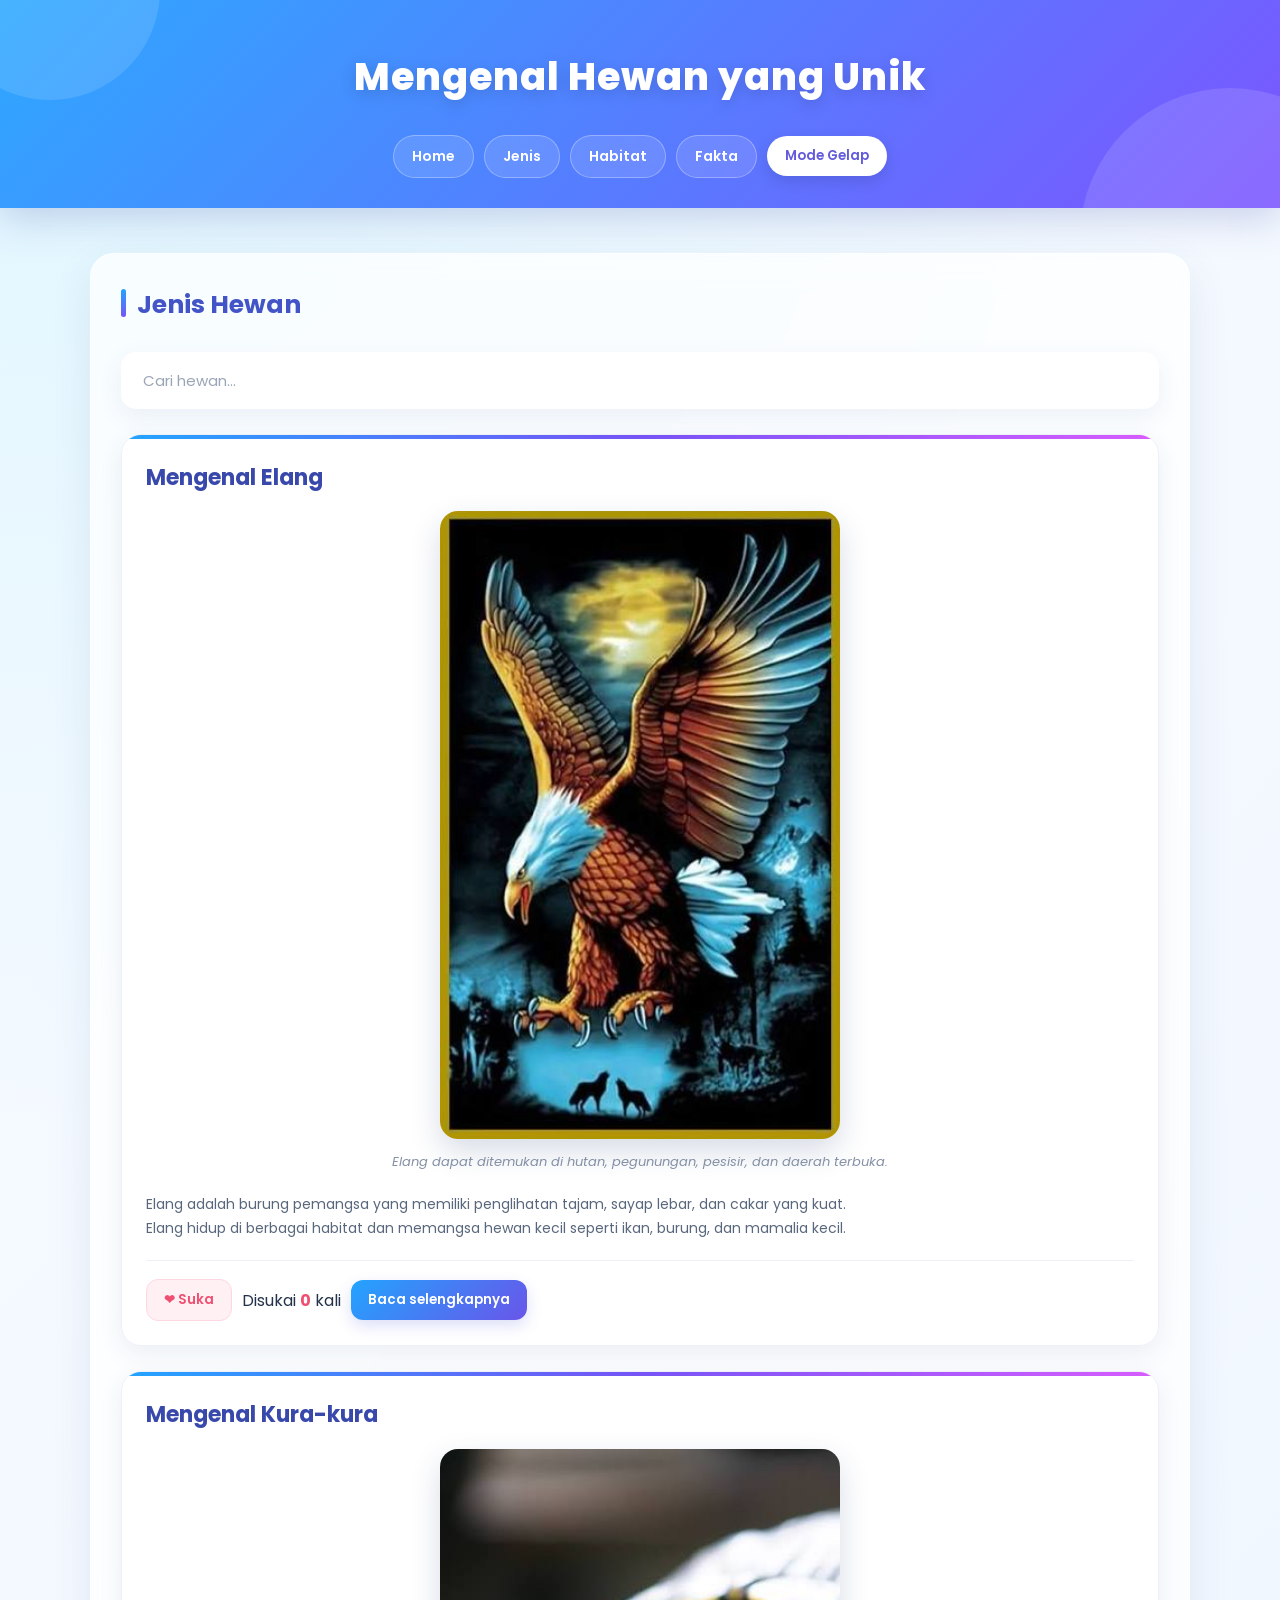
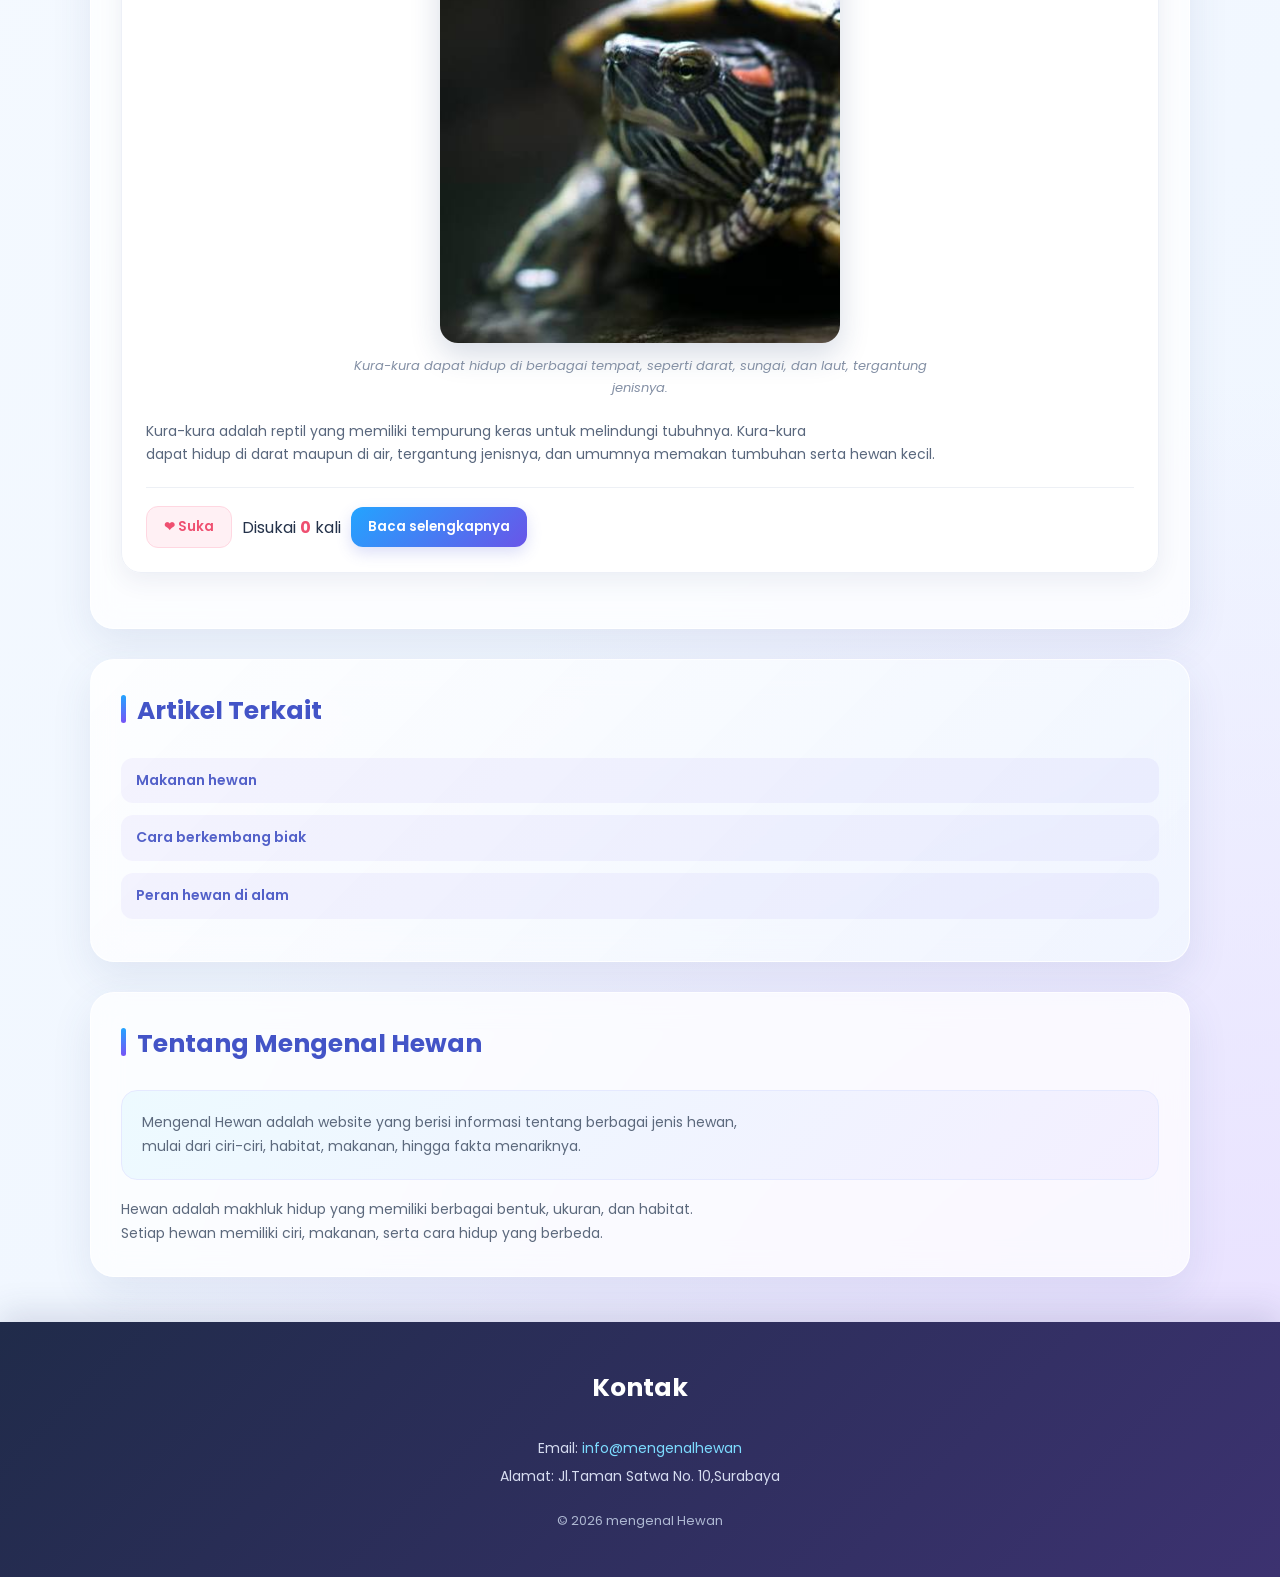
<file: index.html>
<!doctype html>
<html lang="en">
  <head>
    <meta charset="UTF-8" />
    <meta name="viewport" content="width=device-width, initial-scale=1.0" />
    <title>Mengenal Hewan</title>

    <link rel="stylesheet" href="style.css" />

    <!-- TAMBAHAN JS: menyambungkan file script.js. "defer" = tunggu HTML selesai dimuat dulu -->
   <script src="script.js" defer></script>
    <style>
      h1 {
        font-size: 20px;
        background-color: turquoise;
      }
    </style>
  </head>
  <body>
    <!--Header-->
    <header id="judul">
      <h1>Mengenal Hewan</h1>

      <!--Navigasi-->
      <nav id="navigasi">
        <a href="#">Home</a>
        <a href="jenis.html">Jenis</a>
        <a href="habitat.html">Habitat</a>
        <a href="fakta.html">Fakta</a>
        <!-- TAMBAHAN JS: tombol mode gelap -->
        <button id="tombol-gelap">Mode Gelap</button>
      </nav>
    </header>

    <!--Konten Utama-->
    <main>
      <!--Section-->
      <section id="jenis">
        <h2>Jenis Hewan</h2>

        <!-- TAMBAHAN JS (Tantangan 2, opsional): kotak cari hewan -->
        <input type="text" id="cari" placeholder="Cari hewan..." />

        <!--article 1-->
        <article>
          <h3>Mengenal Elang</h3>
          <figure>
            <img src="images.jpg" alt="" width="400" height="225" />
            <figcaption>
              Elang dapat ditemukan di hutan, pegunungan, pesisir, dan daerah
              terbuka.
            </figcaption>
          </figure>

          <p>
            Elang adalah burung pemangsa yang memiliki penglihatan tajam, sayap
            lebar, dan cakar yang kuat. <br />
            Elang hidup di berbagai habitat dan memangsa hewan kecil seperti
            ikan, burung, dan mamalia kecil.
          </p>

          <!-- TAMBAHAN JS: teks tambahan (disembunyikan dulu lewat class "sembunyi") -->
          <p class="selengkapnya sembunyi 1">
            Elang membuat sarang di pohon tinggi atau tebing. Beberapa jenis
            elang di Indonesia, seperti Elang Jawa, termasuk satwa yang
            dilindungi.
          </p>

          <!-- TAMBAHAN JS: tombol Suka dan Baca selengkapnya -->
          <div class="aksi 1">
            <button class="btn-suka 1">❤ Suka</button>
            <span>Disukai <strong class="jumlah-suka">0</strong> kali</span>
            <button class="btn-baca">Baca selengkapnya</button>
          </div>
        </article>

        <!--article 2-->
        <article>
          <h3>Mengenal Kura-kura</h3>
          <figure>
            <img src="images (1).jpg" alt="" width="400" height="200" />
            <figcaption>
              Kura-kura dapat hidup di berbagai tempat, seperti darat, sungai,
              dan laut, tergantung jenisnya.
            </figcaption>
          </figure>
          <p>
            Kura-kura adalah reptil yang memiliki tempurung keras untuk
            melindungi tubuhnya. Kura-kura <br />
            dapat hidup di darat maupun di air, tergantung jenisnya, dan umumnya
            memakan tumbuhan serta hewan kecil.
          </p>

          <!-- TAMBAHAN JS: teks tambahan (disembunyikan dulu lewat class "sembunyi") -->
          <p class="selengkapnya sembunyi">
            Tempurung kura-kura menyatu dengan tulang punggung dan tulang
            rusuknya, sehingga kura-kura tidak bisa keluar dari tempurungnya.
            Beberapa jenis dapat hidup lebih dari 50 tahun.
          </p>

          <!-- TAMBAHAN JS: tombol Suka dan Baca selengkapnya -->
          <div class="aksi">
            <button class="btn-suka">❤ Suka</button>
            <span>Disukai <strong class="jumlah-suka">0</strong> kali</span>
            <button class="btn-baca">Baca selengkapnya</button>
          </div>
        </article>
      </section>

      <!--Aside/Sidebar-->
      <aside>
        <h2>Artikel Terkait</h2>
        <ul>
          <li><a href="#">Makanan hewan</a></li>
          <li><a href="#">Cara berkembang biak</a></li>
          <li><a href="#">Peran hewan di alam</a></li>
        </ul>
      </aside>

      <!--Section Tentang-->
      <section id="Tentang">
        <h2>Tentang Mengenal Hewan</h2>

        <div class="wrapper">
          <p>
            Mengenal Hewan adalah website yang berisi informasi tentang berbagai
            jenis hewan, <br />
            mulai dari ciri-ciri, habitat, makanan, hingga fakta menariknya.
          </p>
        </div>
        <p>
          Hewan adalah makhluk hidup yang memiliki berbagai bentuk, ukuran, dan
          habitat. <br />
          Setiap hewan memiliki ciri, makanan, serta cara hidup yang berbeda.
        </p>
      </section>
    </main>
    <!--Footer-->
    <footer id="kontak">
      <h2>Kontak</h2>

      <address class="alamat">
        Email:
        <a href="mailto:info@mengenalhewan">info@mengenalhewan</a>
        <br />

        Alamat: Jl.Taman Satwa No. 10,Surabaya
      </address>

      <p>&copy; 2026 mengenal Hewan</p>
    </footer>
  </body>
</html>
</file>
<file: style.css>
/* =========================================
   MENGENAL HEWAN - AESTHETIC CSS
========================================= */

@import url('https://fonts.googleapis.com/css2?family=Poppins:wght@300;400;500;600;700;800&display=swap');

/* ---------- RESET ---------- */
* {
  margin: 0;
  padding: 0;
  box-sizing: border-box;
}

html {
  scroll-behavior: smooth;
}

body {
  font-family: "Poppins", sans-serif;
  color: #24324a;
  background:
    radial-gradient(circle at top left, #dff6ff 0%, transparent 35%),
    radial-gradient(circle at bottom right, #e8ddff 0%, transparent 35%),
    linear-gradient(135deg, #f7fbff, #eef5ff);
  min-height: 100vh;
  line-height: 1.7;
  transition: background 0.4s, color 0.4s;
}


/* =========================================
   HEADER
========================================= */

#judul {
  position: relative;
  overflow: hidden;
  text-align: center;
  padding: 45px 20px 30px;
  color: white;

  background:
    linear-gradient(
      135deg,
      rgba(35, 164, 255, 0.95),
      rgba(117, 76, 255, 0.95)
    );

  box-shadow: 0 10px 35px rgba(72, 91, 170, 0.25);
}

/* dekorasi lingkaran */
#judul::before,
#judul::after {
  content: "";
  position: absolute;
  border-radius: 50%;
  background: rgba(255, 255, 255, 0.12);
}

#judul::before {
  width: 220px;
  height: 220px;
  top: -120px;
  left: -60px;
}

#judul::after {
  width: 300px;
  height: 300px;
  right: -100px;
  bottom: -180px;
}

#judul h1 {
  position: relative;
  z-index: 2;

  font-size: 38px;
  font-weight: 800;
  letter-spacing: 1px;

  margin-bottom: 25px;

  background: transparent;
  text-shadow: 0 4px 15px rgba(0, 0, 0, 0.15);
}


/* =========================================
   NAVIGASI
========================================= */

#navigasi {
  position: relative;
  z-index: 3;

  display: flex;
  justify-content: center;
  align-items: center;
  flex-wrap: wrap;
  gap: 10px;
}

#navigasi a {
  color: white;
  text-decoration: none;

  padding: 9px 18px;

  border: 1px solid rgba(255, 255, 255, 0.3);
  border-radius: 50px;

  background: rgba(255, 255, 255, 0.12);
  backdrop-filter: blur(10px);

  font-size: 14px;
  font-weight: 600;

  transition: all 0.3s ease;
}

#navigasi a:hover {
  background: white;
  color: #6955e8;
  transform: translateY(-3px);
  box-shadow: 0 8px 20px rgba(0, 0, 0, 0.15);
}


/* =========================================
   TOMBOL MODE GELAP
========================================= */

#tombol-gelap {
  border: none;
  cursor: pointer;

  padding: 10px 18px;

  border-radius: 50px;

  background: white;
  color: #635bdb;

  font-family: inherit;
  font-weight: 600;

  box-shadow: 0 5px 15px rgba(0, 0, 0, 0.12);

  transition: all 0.3s ease;
}

#tombol-gelap:hover {
  transform: translateY(-3px) scale(1.03);
  box-shadow: 0 10px 25px rgba(0, 0, 0, 0.18);
}


/* =========================================
   MAIN
========================================= */

main {
  width: min(1100px, 92%);
  margin: 45px auto;
}


/* =========================================
   SECTION & ASIDE
========================================= */

section,
aside {
  margin-bottom: 30px;
  padding: 30px;

  border: 1px solid rgba(255, 255, 255, 0.8);
  border-radius: 24px;

  background: rgba(255, 255, 255, 0.72);
  backdrop-filter: blur(15px);

  box-shadow:
    0 15px 40px rgba(54, 83, 140, 0.10);

  transition: all 0.3s ease;
}

section:hover,
aside:hover {
  box-shadow:
    0 20px 50px rgba(54, 83, 140, 0.15);
}


/* =========================================
   JUDUL
========================================= */

h2 {
  position: relative;

  color: #4354c7;
  font-size: 25px;
  font-weight: 700;

  margin-bottom: 25px;
  padding-left: 16px;
}

h2::before {
  content: "";

  position: absolute;
  left: 0;
  top: 5px;

  width: 5px;
  height: 28px;

  border-radius: 10px;

  background: linear-gradient(
    #23a4ff,
    #7654f6
  );
}

h3 {
  color: #3949ab;
  font-size: 22px;
  font-weight: 700;

  margin-bottom: 15px;
}


/* =========================================
   SEARCH
========================================= */

#cari {
  width: 100%;

  padding: 15px 20px;
  margin-bottom: 25px;

  border: 2px solid transparent;
  border-radius: 15px;

  outline: none;

  background: white;

  color: #24324a;
  font-family: inherit;
  font-size: 15px;

  box-shadow:
    0 8px 25px rgba(68, 87, 150, 0.08);

  transition: all 0.3s ease;
}

#cari::placeholder {
  color: #9aa5b5;
}

#cari:focus {
  border-color: #6b63e8;

  box-shadow:
    0 8px 30px rgba(103, 88, 230, 0.18);
}


/* =========================================
   ARTICLE CARD
========================================= */

article {
  position: relative;

  padding: 24px;
  margin-bottom: 25px;

  border-radius: 20px;

  background: rgba(255, 255, 255, 0.9);

  border: 1px solid #edf0f7;

  box-shadow:
    0 8px 25px rgba(49, 68, 115, 0.08);

  overflow: hidden;

  transition: all 0.35s ease;
}

article::before {
  content: "";

  position: absolute;

  left: 0;
  top: 0;

  width: 100%;
  height: 4px;

  background:
    linear-gradient(
      90deg,
      #23a4ff,
      #7654f6,
      #d85cff
    );
}

article:hover {
  transform: translateY(-7px);

  box-shadow:
    0 18px 40px rgba(49, 68, 115, 0.15);
}


/* =========================================
   GAMBAR
========================================= */

figure {
  margin-bottom: 20px;
}

figure img {
  display: block;

  width: 100%;
  max-width: 400px;
  height: auto;

  margin: auto;

  object-fit: cover;

  border-radius: 18px;

  box-shadow:
    0 12px 30px rgba(35, 61, 110, 0.18);

  transition: all 0.4s ease;
}

figure img:hover {
  transform: scale(1.025);

  box-shadow:
    0 18px 40px rgba(35, 61, 110, 0.25);
}

figcaption {
  max-width: 600px;

  margin: 12px auto 0;

  text-align: center;

  color: #8490a5;

  font-size: 13px;
  font-style: italic;
}


/* =========================================
   PARAGRAPH
========================================= */

article p {
  color: #59677d;
  font-size: 14px;
  margin-bottom: 15px;
}


/* =========================================
   AKSI
========================================= */

.aksi {
  display: flex;
  align-items: center;
  flex-wrap: wrap;
  gap: 10px;

  margin-top: 20px;
  padding-top: 18px;

  border-top: 1px solid #edf0f5;
}

.aksi button {
  border: none;
  cursor: pointer;

  padding: 10px 17px;

  border-radius: 12px;

  font-family: inherit;
  font-weight: 600;

  transition: all 0.3s ease;
}


/* Tombol suka */

.btn-suka {
  color: #ef4f70;

  background: #fff0f4;

  border: 1px solid #ffd7e1 !important;
}

.btn-suka:hover {
  color: white;

  background: #ef4f70;

  transform: translateY(-3px);

  box-shadow:
    0 8px 18px rgba(239, 79, 112, 0.25);
}


/* Tombol baca */

.btn-baca {
  color: white;

  background:
    linear-gradient(
      135deg,
      #23a4ff,
      #6955e8
    );

  box-shadow:
    0 6px 15px rgba(78, 93, 220, 0.2);
}

.btn-baca:hover {
  transform: translateY(-3px);

  box-shadow:
    0 10px 25px rgba(78, 93, 220, 0.3);
}

.jumlah-suka {
  color: #ef4f70;
}


/* =========================================
   BACA SELENGKAPNYA
========================================= */

.sembunyi {
  display: none;
}

.selengkapnya {
  padding: 15px 18px;

  border-radius: 14px;

  color: #536078;

  background:
    linear-gradient(
      135deg,
      #eef9ff,
      #f3efff
    );

  border-left: 4px solid #6955e8;
}


/* =========================================
   ASIDE
========================================= */

aside {
  background:
    linear-gradient(
      135deg,
      rgba(255,255,255,0.85),
      rgba(241,246,255,0.9)
    );
}

aside ul {
  list-style: none;
}

aside li {
  margin-bottom: 12px;
}

aside a {
  display: block;

  padding: 11px 15px;

  border-radius: 12px;

  color: #5361c9;

  text-decoration: none;
  font-size: 14px;
  font-weight: 600;

  background: rgba(105, 85, 232, 0.06);

  transition: all 0.3s ease;
}

aside a:hover {
  padding-left: 22px;

  color: white;

  background:
    linear-gradient(
      135deg,
      #23a4ff,
      #6955e8
    );

  transform: translateX(4px);
}


/* =========================================
   TENTANG
========================================= */

.wrapper {
  padding: 20px;

  border-radius: 16px;

  background:
    linear-gradient(
      135deg,
      #edfaff,
      #f3efff
    );

  border: 1px solid #e5e9ff;

  margin-bottom: 18px;
}

#Tentang p {
  color: #5c697d;
  font-size: 14px;
}


/* =========================================
   FOOTER
========================================= */

footer {
  position: relative;
  overflow: hidden;

  text-align: center;

  padding: 45px 20px;

  color: white;

  background:
    linear-gradient(
      135deg,
      #202b4a,
      #3c3270
    );

  box-shadow:
    0 -10px 30px rgba(55, 62, 110, 0.15);
}

footer h2 {
  color: white;
  padding-left: 0;
}

footer h2::before {
  display: none;
}

.alamat {
  font-style: normal;

  color: #d6dcf0;

  font-size: 14px;

  line-height: 2;
}

.alamat a {
  color: #7ddcff;

  text-decoration: none;

  transition: 0.3s;
}

.alamat a:hover {
  color: white;
}

footer p {
  margin-top: 20px;

  color: #aeb8d2;

  font-size: 13px;
}


/* =========================================
   MODE GELAP
========================================= */

body.dark {
  color: #e9ecf5;

  background:
    radial-gradient(circle at top left, #182b43, transparent 35%),
    radial-gradient(circle at bottom right, #271b46, transparent 35%),
    #0e1320;
}

body.dark #judul {
  background:
    linear-gradient(
      135deg,
      #162f4b,
      #38285f
    );
}

body.dark section,
body.dark aside {
  background: rgba(25, 30, 45, 0.82);

  border-color: rgba(255,255,255,0.06);

  box-shadow:
    0 15px 40px rgba(0,0,0,0.25);
}

body.dark article {
  background: #1b2130;

  border-color: #2c3448;
}

body.dark h2 {
  color: #8ea8ff;
}

body.dark h3 {
  color: #8edbff;
}

body.dark article p,
body.dark #Tentang p {
  color: #b7c0d2;
}

body.dark figcaption {
  color: #8792a8;
}

body.dark #cari {
  color: white;
  background: #202738;

  border-color: #30394d;
}

body.dark #cari::placeholder {
  color: #778196;
}

body.dark .selengkapnya {
  color: #c0c9da;

  background:
    linear-gradient(
      135deg,
      #202d40,
      #29233f
    );
}

body.dark .wrapper {
  background:
    linear-gradient(
      135deg,
      #202d40,
      #29233f
    );

  border-color: #343d58;
}

body.dark aside {
  background: #1a2030;
}

body.dark aside a {
  color: #aebaff;

  background: rgba(120, 130, 255, 0.08);
}

body.dark .aksi {
  border-top-color: #303749;
}

body.dark #tombol-gelap {
  color: white;
  background: #252d40;
}


/* =========================================
   RESPONSIVE
========================================= */

@media (max-width: 700px) {

  #judul {
    padding: 35px 15px 25px;
  }

  #judul h1 {
    font-size: 29px;
  }

  #navigasi {
    flex-direction: column;
  }

  #navigasi a,
  #tombol-gelap {
    width: 220px;
  }

  main {
    width: 94%;
    margin: 25px auto;
  }

  section,
  aside {
    padding: 20px;
    border-radius: 18px;
  }

  article {
    padding: 18px;
  }

  figure img {
    max-width: 100%;
  }

  .aksi {
    align-items: stretch;
    flex-direction: column;
  }

  .aksi button {
    width: 100%;
  }
}


/* =========================================
   ANIMASI
========================================= */

@keyframes muncul {
  from {
    opacity: 0;
    transform: translateY(15px);
  }

  to {
    opacity: 1;
    transform: translateY(0);
  }
}

main > * {
  animation: muncul 0.7s ease both;
}
</file>
